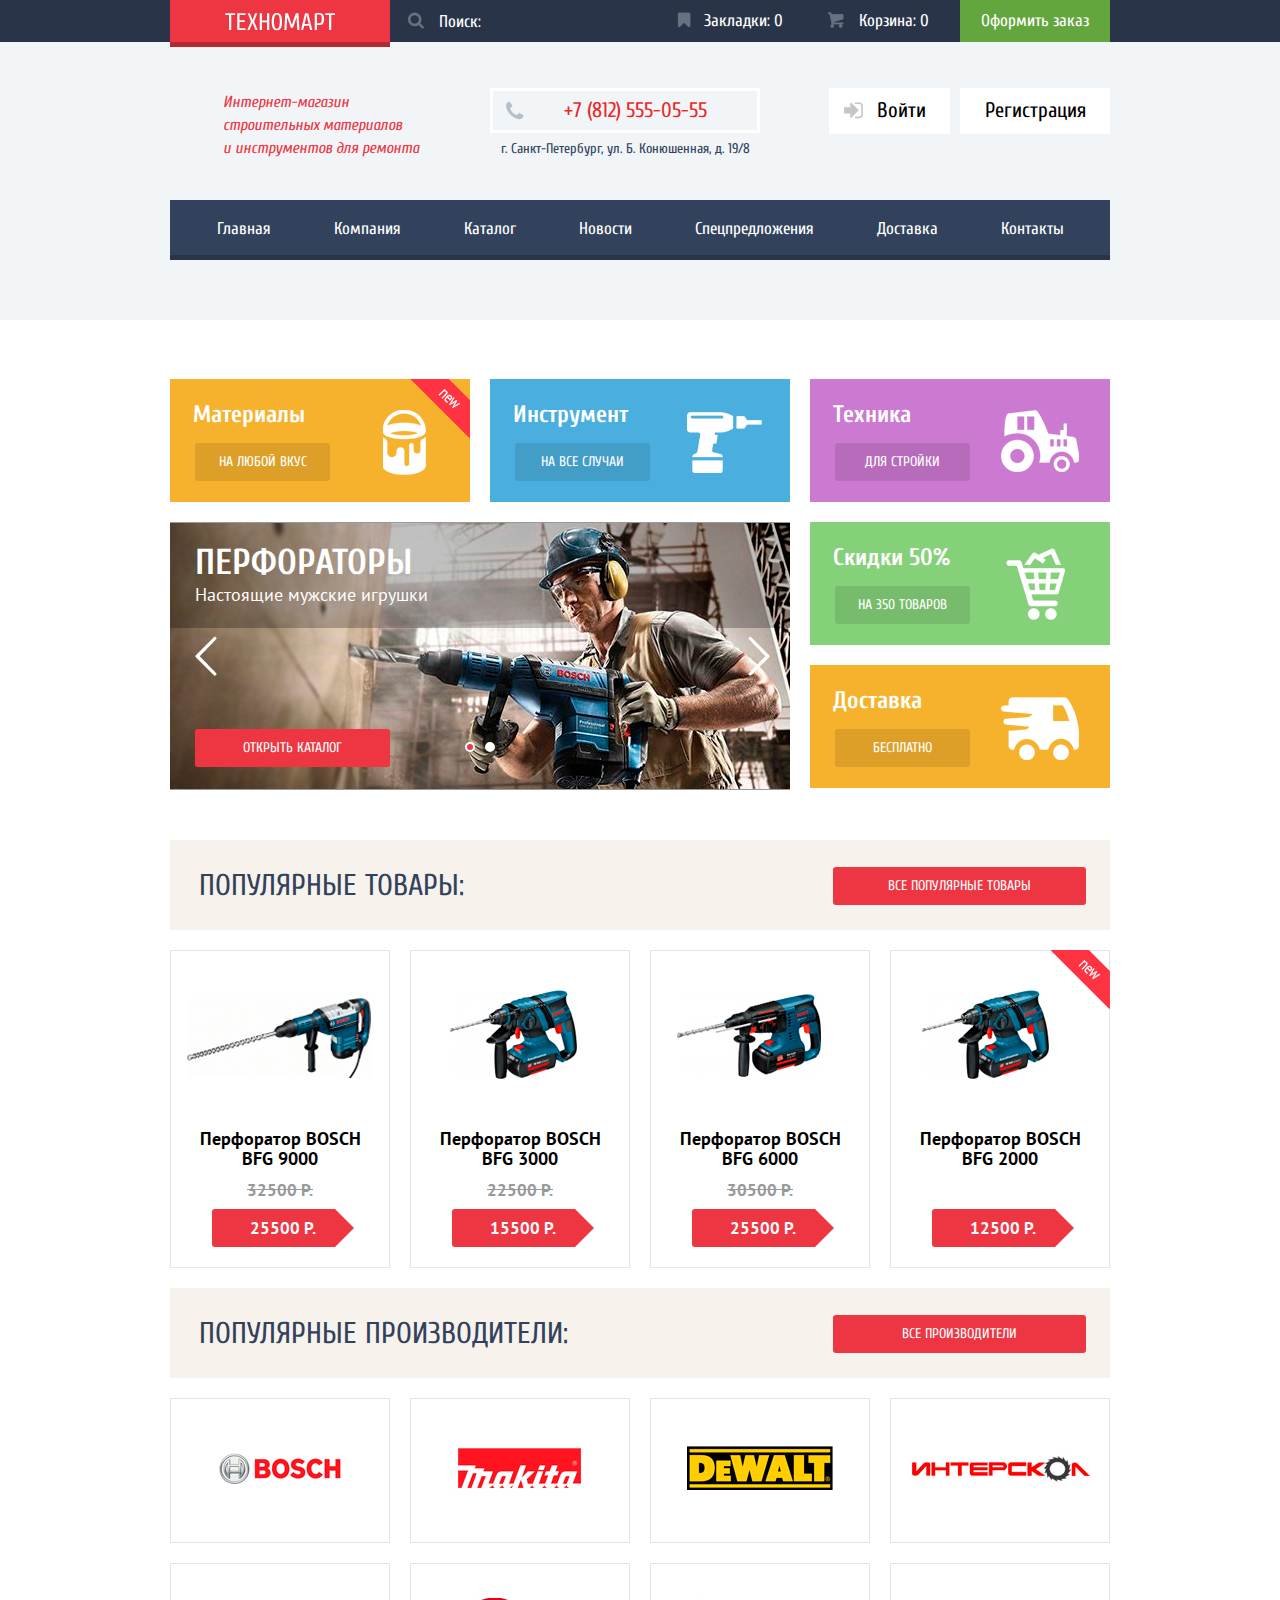
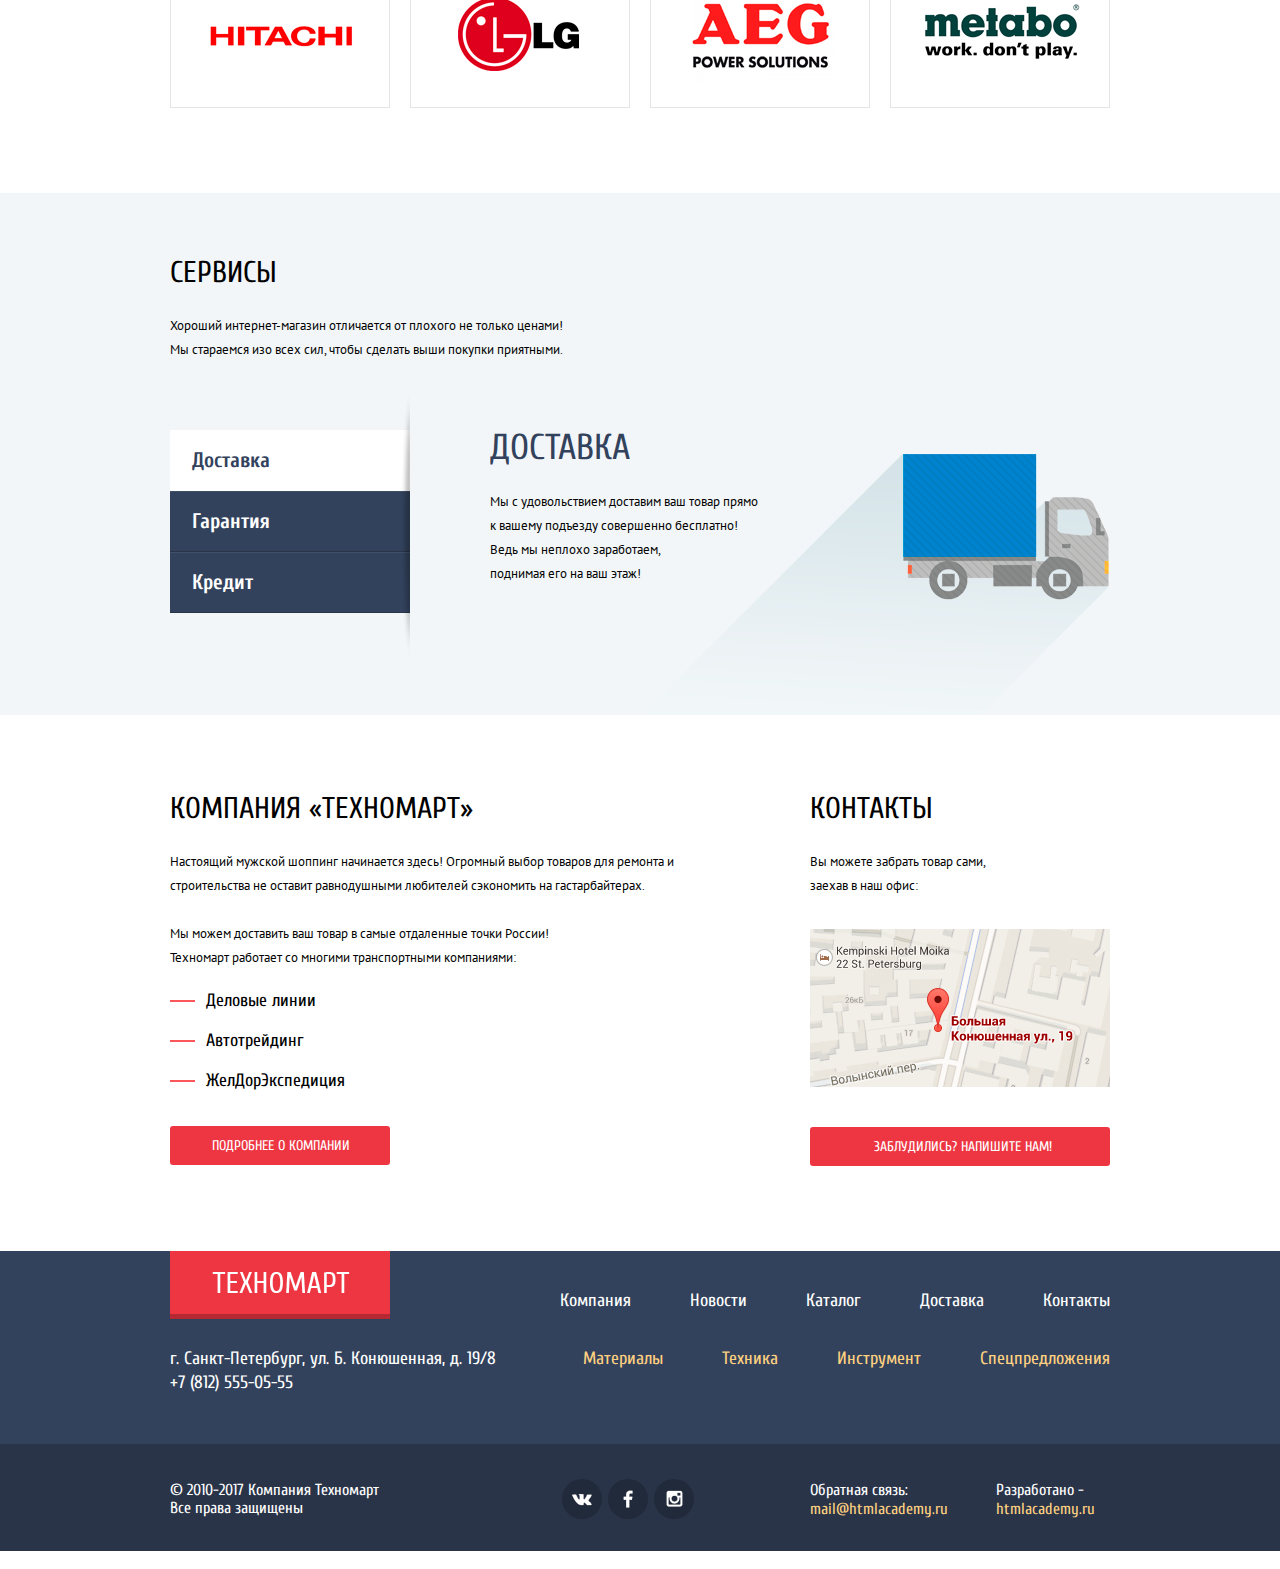
<file: index.html>
<!DOCTYPE html>
<html lang="ru">

<head>
  <meta charset="utf-8">
  <title>HTML Academy: Техномарт</title>
  <link href="https://fonts.googleapis.com/css?family=Cuprum:400,400i,700&amp;subset=cyrillic,cyrillic-ext" rel="stylesheet">
  <link href="https://fonts.googleapis.com/css?family=PT+Sans:400,700&amp;subset=cyrillic,cyrillic-ext" rel="stylesheet">
  <link rel="stylesheet" href="css/normalize.css">
  <link rel="stylesheet" href="css/style.min.css">
</head>

<body>
  <header class="header-content">
    <div class="header-top clearfix">
      <div class="layout-positioner">
        <div class="logo">
          <a href="index.html"><img src="img/logo-header.png" alt="Техномарт" width="220" height="47"></a>
        </div>
        <ul class="header-search-block">
          <li>
            <form class="search" action="#" method="get">
              <input class="search-input" type="text" name="search" id="search-input" placeholder="Поиск:">
              <label class="search-icon" for="search-input"></label>
            </form>
          </li>
          <li><a class="bookmarks" href="#">Закладки: <span class="number">0</span></a></li>
          <li><a class="basket" href="#">Корзина: <span class="number">0</span></a></li>
        </ul>
        <div class="checkout">
          <a class="btn-checkout" href="#">Оформить заказ</a>
        </div>
      </div>
    </div>

    <div class="layout-positioner">
      <div class="header-bottom clearfix">
        <p class="header-bottom-content">Интернет-магазин<br> строительных материалов<br> и инструментов для ремонта</p>
        <div class="header-contacts">
          <div class="header-contacts-phone">
            <a class="phone" href="tel:+7(812)5550555">+7 (812) 555-05-55</a>
          </div>
          <div class="header-contacts-address">
            <p>г. Санкт-Петербург, ул. Б. Конюшенная, д. 19/8</p>
          </div>
        </div>
        <div class="user-block unauthorized">
          <a href="#" class="sign-in">Войти</a>
          <a href="#" class="sign-up">Регистрация</a>
        </div>
      </div>
    </div>

    <div class="layout-positioner">
      <nav class="main-navigation clearfix">
        <ul>
          <li>
            <a class="main-nav-link" href="#">Главная</a>
          </li>
          <li>
            <a class="main-nav-link" href="#">Компания</a>
          </li>
          <li>
            <a class="main-nav-link" href="catalog.html">Каталог</a>
          </li>
          <li>
            <a class="main-nav-link" href="#">Новости</a>
          </li>
          <li>
            <a class="main-nav-link" href="#">Спецпредложения</a>
          </li>
          <li>
            <a class="main-nav-link" href="#">Доставка</a>
          </li>
          <li>
            <a class="main-nav-link" href="#">Контакты</a>
          </li>
        </ul>
      </nav>
    </div>
  </header>

  <main>
    <div class="layout-positioner">
      <div class="main-content">
        <div class="main-tile clearfix">
          <div class="tile-item materials item-flag">
            <h4 class="title-h4 title">Материалы</h4>
            <a href="#">На любой вкус</a>
          </div>

          <div class="tile-item tools">
            <h4 class="title-h4 title">Инструмент</h4>
            <a href="#">На все случаи</a>
          </div>

          <div class="tile-item technics">
            <h4 class="title-h4 title">Техника</h4>
            <a href="#">Для стройки</a>
          </div>

          <div class="slider">
            <input type="radio" name="slider-control" id="slide-first" checked>
            <input type="radio" name="slider-control" id="slide-second">
            <div class="slide-content">
              <div class="slides slide-1">
                <div class="slide-title">
                  <h3 class="title-h3">Перфораторы</h3>
                </div>
                <p>Настоящие мужские игрушки</p>
                <a class="btn open-catalog" href="catalog.html">Открыть каталог</a>
              </div>
              <div class="slides slide-2">
                <div class="slide-title">
                  <h3 class="title-h3">Дрели</h3>
                </div>
                <p>Соседям на радость!</p>
                <a class="btn open-catalog" href="catalog.html">Открыть каталог</a>
              </div>
            </div>
            <div class="slider-controls">
              <label for="slide-first"></label>
              <label for="slide-second"></label>
            </div>

            <div class="slider-arrows">
              <label for="slide-first" class="icon-left"></label>
              <label for="slide-second" class="icon-right"></label>
            </div>
          </div>

          <div class="tile-item discounts">
            <h4 class="title-h4 title">Скидки 50%</h4>
            <a href="#">На 350 товаров</a>
          </div>

          <div class="tile-item delivery">
            <h4 class="title-h4 title">Доставка</h4>
            <a href="#">Бесплатно</a>
          </div>
        </div>

        <div class="popular-items">
          <div class="populars-header clearfix">
            <p class="popular-items-title">Популярные товары:</p>
            <a class="btn items" href="catalog.html">Все популярные товары</a>
          </div>

          <div class="main-items">
            <article class="item">
              <div class="target-actions">
                <a class="btn buy-item-btn" href="itembasket.html">Купить</a>
                <a class="btn mark-btn" href="#">В закладки</a>
              </div>
              <div class="item-image">
                <img src="img/item-bosch-9000.jpg" alt="Перфоратор BOSCH BFG 9000" width="218" height="169">
              </div>
              <div class="item-title">
                <p>Перфоратор BOSCH BFG 9000</p>
              </div>
              <div class="item-old-price">
                <p>32500 Р.</p>
              </div>
              <div class="item-actual-price">
                <p>25500 Р.</p>
              </div>
            </article>

            <article class="item">
              <div class="target-actions">
                <a class="btn buy-item-btn" href="itembasket.html">Купить</a>
                <a class="btn mark-btn" href="#">В закладки</a>
              </div>
              <div class="item-image">
                <img src="img/item-bosch-3000.jpg" alt="Перфоратор BOSCH BFG 3000" width="218" height="169">
              </div>
              <div class="item-title">
                <p>Перфоратор BOSCH BFG 3000</p>
              </div>
              <div class="item-old-price">
                <p>22500 Р.</p>
              </div>
              <div class="item-actual-price">
                <p>15500 Р.</p>
              </div>
            </article>

            <article class="item">
              <div class="target-actions">
                <a class="btn buy-item-btn" href="itembasket.html">Купить</a>
                <a class="btn mark-btn" href="#">В закладки</a>
              </div>
              <div class="item-image">
                <img src="img/item-bosch-6000.jpg" alt="Перфоратор BOSCH BFG 6000" width="218" height="169">
              </div>
              <div class="item-title">
                <p>Перфоратор BOSCH BFG 6000</p>
              </div>
              <div class="item-old-price">
                <p>30500 Р.</p>
              </div>
              <div class="item-actual-price">
                <p>25500 Р.</p>
              </div>
            </article>

            <article class="item">
              <div class="flag">Новинка</div>
              <div class="target-actions">
                <a class="btn buy-item-btn" href="itembasket.html">Купить</a>
                <a class="btn mark-btn" href="#">В закладки</a>
              </div>
              <div class="item-image">
                <img src="img/item-bosch-2000.jpg" alt="Перфоратор BOSCH BFG 2000" width="218" height="169">
              </div>
              <div class="item-title">
                <p>Перфоратор BOSCH BFG 2000</p>
              </div>
              <div class="item-old-price">
              </div>
              <div class="item-actual-price">
                <p>12500 Р.</p>
              </div>
            </article>
          </div>
        </div>


        <div class="popular-makers clearfix">
          <div class="populars-header clearfix">
            <p class="popular-items-title">Популярные производители:</p>
            <a class="btn items" href="catalog.html">Все производители</a>
          </div>

          <div class="popular-maker">
            <a href="#"><img src="img/logo-bosch.jpg" alt="bosch" width="218" height="143"></a>
          </div>

          <div class="popular-maker">
            <a href="#"><img src="img/logo-makita.jpg" alt="makita" width="218" height="143"></a>
          </div>

          <div class="popular-maker">
            <a href="#"><img src="img/logo-interscol.jpg" alt="dewalt" width="218" height="143"></a>
          </div>

          <div class="popular-maker">
            <a href="#"><img src="img/logo-dewalt.jpg" alt="интерскол" width="218" height="143"></a>
          </div>

          <div class="popular-maker">
            <a href="#"><img src="img/logo-hitachi.jpg" alt="hitachi" width="218" height="143"></a>
          </div>

          <div class="popular-maker">
            <a href="#"><img src="img/logo-lg.jpg" alt="lg" width="218" height="143"></a>
          </div>

          <div class="popular-maker">
            <a href="#"><img src="img/logo-metabo.jpg" alt="aeg" width="218" height="143"></a>
          </div>

          <div class="popular-maker">
            <a href="#"><img src="img/logo-aeg.jpg" alt="metabo" width="218" height="143"></a>
          </div>
        </div>
      </div>
    </div>

    <div class="services">
      <div class="layout-positioner clearfix">
        <div class="services-content">
          <h2 class="title-h2">Сервисы</h2>
          <p>Хороший интернет-магазин отличается от плохого не только ценами!<br> Мы стараемся изо всех сил, чтобы сделать выши покупки приятными.
          </p>
        </div>
        <article class="service-slider clearfix">
          <input class="service-slider-btn-1" type="radio" id="service-slider-btn-1" name="service-toggle" value="delivery" checked>
          <input class="service-slider-btn-2" type="radio" id="service-slider-btn-2" name="service-toggle" value="guarantee">
          <input class="service-slider-btn-3" type="radio" id="service-slider-btn-3" name="service-toggle" value="credit">
          <div class="service-slider-controls">
            <label class="service-slider-control control-1" for="service-slider-btn-1">Доставка</label>
            <label class="service-slider-control control-2" for="service-slider-btn-2">Гарантия</label>
            <label class="service-slider-control control-3" for="service-slider-btn-3">Кредит</label>
          </div>
          <div class="service-slider-content">
            <div class="service-slides clearfix">
              <div class="service-slide delivery-slide">
                <h3 class="title-h3 service-slide-title">Доставка</h3>
                <p class="service-slide-text">
                  Мы с удовольствием доставим ваш товар прямо<br> к вашему подъезду совершенно бесплатно!<br> Ведь мы неплохо заработаем,<br> поднимая его на ваш этаж!
                </p>
              </div>
              <div class="service-slide guarantee-slide">
                <h3 class="title-h3 service-slide-title">Гарантия</h3>
                <p class="service-slide-text">
                  Если купленный у нас товар поломается или заискрит,<br> а также в случае пожара, спровоцированного его возгаранием,<br> вы всегда можете быть уверены в нашей гарантии. Мы обменяем сгоревший товар на новый.<br> Дом уж восстановите как-нибудь
                  сами.
                </p>
              </div>
              <div class="service-slide credit-slide">
                <h3 class="title-h3 service-slide-title">Кредит</h3>
                <p class="service-slide-text">
                  Залезть в долговую яму стало проще!<br> Кредитные консультанты придут вам на помощь.
                </p>
                <a href="#" class="btn service-slide-btn">Отправить заявку</a>
              </div>
            </div>
          </div>
        </article>
      </div>
    </div>


    <div class="company">
      <div class="layout-positioner clearfix">
        <div class="about-company">
          <h2 class="title-h2">Компания «Техномарт»</h2>
          <p class="company-info shopping">Настоящий мужской шоппинг начинается здесь! Огромный выбор товаров для ремонта и строительства не оставит равнодушными любителей сэкономить на гастарбайтерах.</p>
          <p class="company-info">Мы можем доставить ваш товар в самые отдаленные точки России!<br> Техномарт работает со многими транспортными компаниями:</p>
          <ul class="company-list">
            <li class="company-list-item">Деловые линии</li>
            <li class="company-list-item">Автотрейдинг</li>
            <li class="company-list-item">ЖелДорЭкспедиция</li>
          </ul>
          <a href="#" class="btn btn-services">Подробнее о компании</a>
        </div>

        <div class="contacts">
          <h2 class="title-h2">Контакты</h2>
          <p class="company-info">Вы можете забрать товар сами,<br> заехав в наш офис:</p>
          <div class="map">
            <a href="map.html"><img src="img/main-map.jpg" width="300" height="158" alt="Карта проезда"></a>
          </div>
          <a href="feedback.html" class="btn btn-contacts">Заблудились? Напишите нам!</a>
        </div>
      </div>
    </div>
  </main>

  <footer class="footer">
    <div class="layout-positioner">
      <div class="footer-top">
        <div class="footer-first-line clearfix">
          <div class="footer-logo">
            <a href="index.html"><img src="img/logo-footer.png" alt="Техномарт" width="220" height="68"></a>
          </div>

          <nav class="footer-nav-top">
            <ul>
              <li><a href="#">Компания</a>
              </li>
              <li><a href="#">Новости</a>
              </li>
              <li><a href="catalog.html">Каталог</a>
              </li>
              <li><a href="#">Доставка</a>
              </li>
              <li><a href="#">Контакты</a>
              </li>
            </ul>
          </nav>
        </div>
        <div class="footer-second-line clearfix">
          <div class="footer-contacts">
            <p>г. Санкт-Петербург, ул. Б. Конюшенная, д. 19/8<br> +7 (812) 555-05-55</p>
          </div>
          <nav class="footer-nav-bottom">
            <ul>
              <li><a href="#">Материалы</a>
              </li>
              <li><a href="#">Техника</a>
              </li>
              <li><a href="#">Инструмент</a>
              </li>
              <li><a href="#">Спецпредложения</a>
              </li>
            </ul>
          </nav>
        </div>
      </div>
    </div>

    <div class="footer-bottom">
      <div class="layout-positioner">
        <div class="footer-copyright">
          <p>© 2010-2017 Компания Техномарт<br> Все права защищены</p>
        </div>
        <div class="social-block">
          <a class="social-btn social-btn-vk" href="https://vk.com/htmlacademy">Вконтакте</a>
          <a class="social-btn social-btn-fb" href="https://www.facebook.com/htmlacademy">Facebook</a>
          <a class="social-btn social-btn-inst" href="https://www.instagram.com/htmlacademy/">Instagram</a>
        </div>
        <div class="feedback-block clearfix">
          <div class="footer-feedback">
            <p>Обратная связь:</p>
            <a href="mailto:mail@htmlacademy.ru">mail@htmlacademy.ru</a>
          </div>
          <div class="website">
            <p>Разработано -</p>
            <a href="https://htmlacademy.ru">htmlacademy.ru</a>
          </div>
        </div>
      </div>
    </div>
  </footer>

  <!--Модальное окно, информирующее о добавлении товара в корзину-->
  <div class="modal item-added">
    <div class="item-added-title">
      <p>Товар добавлен в корзину!</p>
    </div>
    <div class="modal-actions">
      <a href="#" class="btn checkout">Оформить заказ</a>
      <a href="#" class="btn next">Продолжить покупки</a>
      <button class="modal-close" type="button" title="Закрыть">Закрыть</button>
    </div>
  </div>

  <!--Модальное окно обратной связи-->
  <div class="modal feedback">
    <button class="modal-close" type="button" title="Закрыть">Закрыть</button>
    <form class="feedback-form" action="https://echo.htmlacademy.ru/" method="post">
      <div class="text-fields clearfix">
        <div class="name">
          <label class="feedback-form-label" for="name-field">Ваше имя:</label>
          <input class="feedback-form-field" type="text" name="name" id="name-field" placeholder="Представьтесь, пожалуйста">
        </div>
        <div class="email">
          <label class="feedback-form-label" for="email-field">Ваш e-mail:</label>
          <input class="feedback-form-field" type="email" name="email" id="email-field" placeholder="Для отправки ответа">
        </div>
        <label class="feedback-form-label text" for="text-field">Текст письма:</label>
        <textarea class="feedback-form-field text text-field" name="text" rows="5" id="text-field" placeholder="В свободной форме"></textarea>
      </div>
      <div class="modal-actions">
        <input class="btn btn-send" type="submit" value="Отправить">
      </div>
    </form>
  </div>

  <!--Модальное окно с картой-->
  <div class="modal modal-map">
    <button class="modal-close" type="button" title="Закрыть">Закрыть</button>
    <div id="yandex-map">
    </div>
  </div>

</body>

</html>
</file>
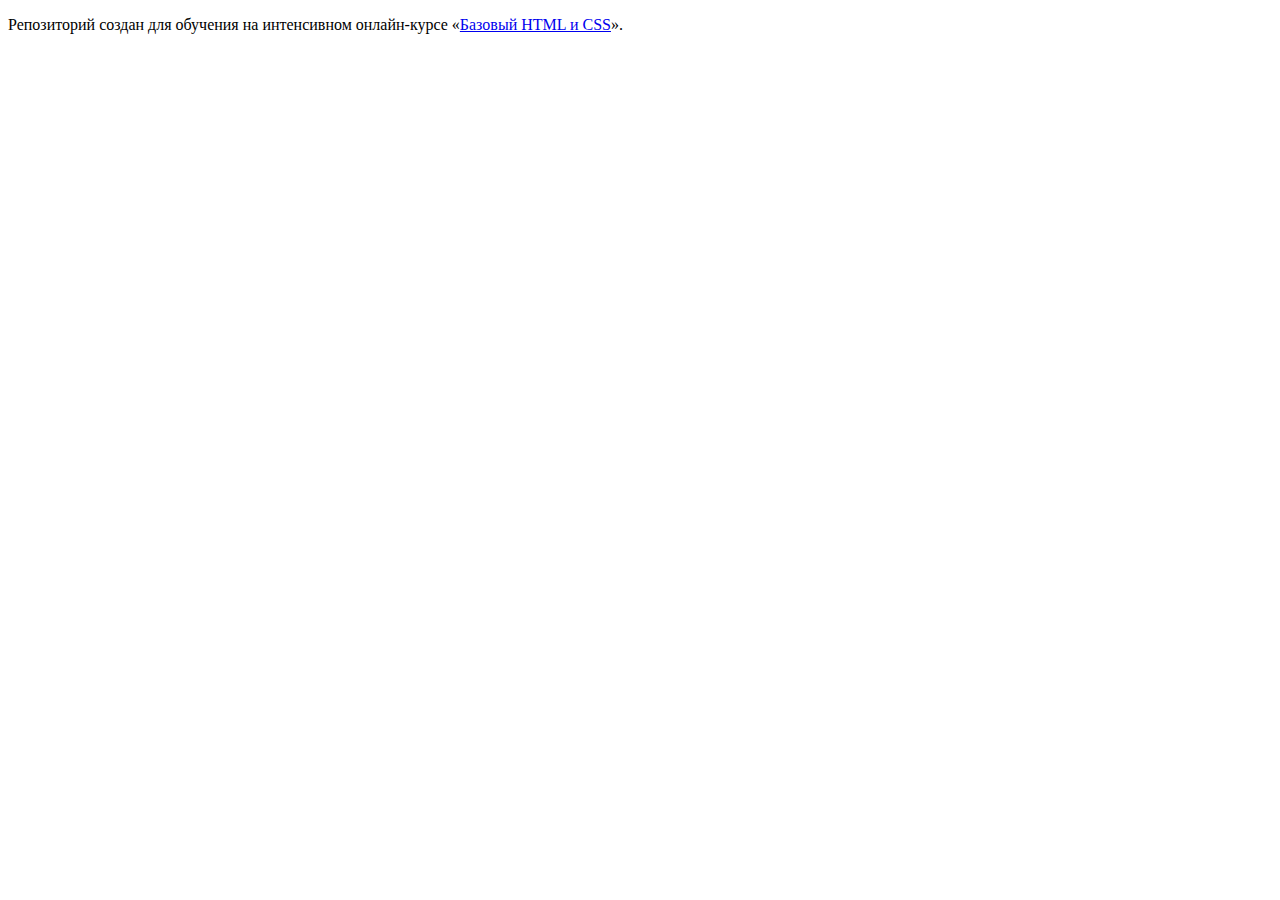
<file: master/index.html>
<!DOCTYPE html>
<html lang="ru">
  <head>
    <meta charset="utf-8">
    <title>HTML Academy: Техномарт</title>
    <base href="https://htmlacademy-htmlcss.github.io/121640-technomart/master/">
</head>
  <body>

    <p>Репозиторий создан для обучения на интенсивном онлайн‑курсе «<a href="https://htmlacademy.ru/intensive/htmlcss">Базовый HTML и CSS</a>».</p>

  </body>
</html>
</file>
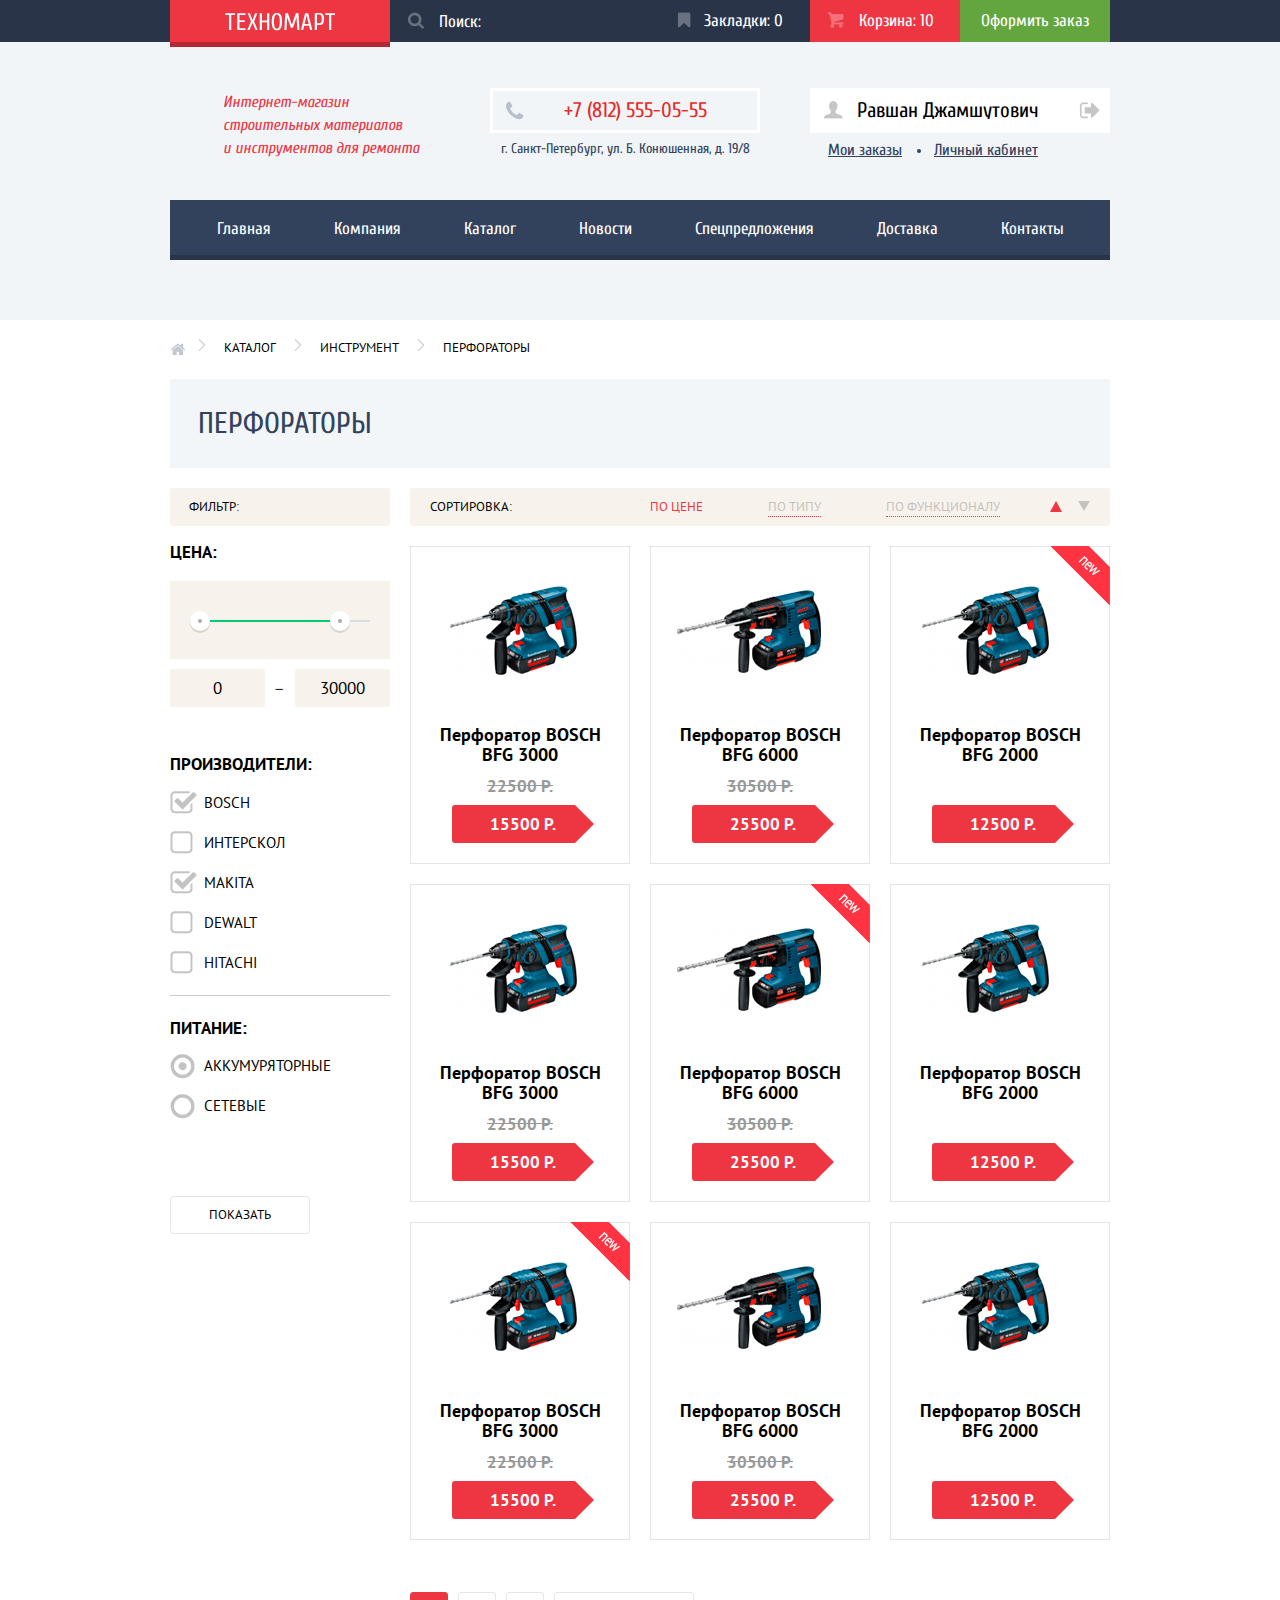
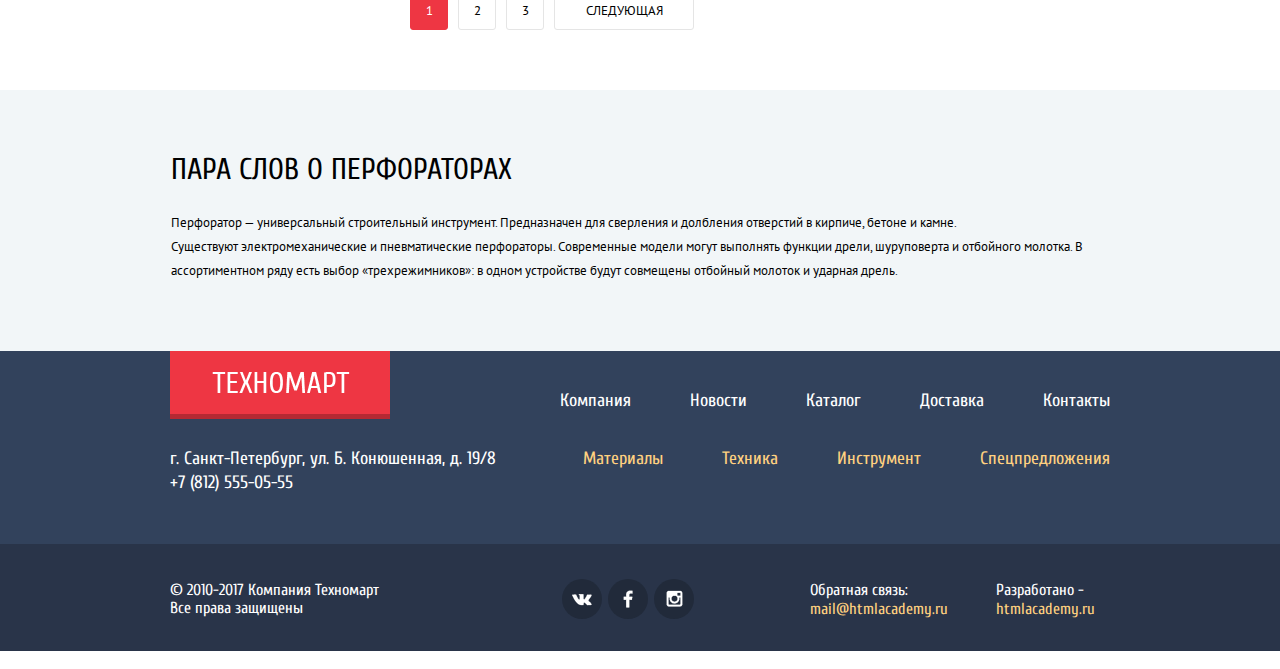
<file: catalog.html>
<!DOCTYPE html>
<html lang="ru">

<head>
  <meta charset="utf-8">
  <title>HTML Academy: Техномарт</title>
  <link href="https://fonts.googleapis.com/css?family=Cuprum:400,400i,700&amp;subset=cyrillic,cyrillic-ext" rel="stylesheet">
  <link href="https://fonts.googleapis.com/css?family=PT+Sans:400,700&amp;subset=cyrillic,cyrillic-ext" rel="stylesheet">
  <link rel="stylesheet" href="css/normalize.css">
  <link rel="stylesheet" href="css/style.min.css">
</head>


<body>
  <header class="header-content">
    <div class="header-top clearfix">
      <div class="layout-positioner">
        <div class="logo">
          <a href="index.html"><img src="img/logo-header.png" alt="Техномарт" width="220" height="47"></a>
        </div>
        <ul class="header-search-block">
          <li>
            <form class="search" action="#" method="get">
              <input type="text" name="search" id="search-input" placeholder="Поиск:">
              <label class="search-icon" for="search-input"></label>
            </form>
          </li>
          <li><a class="bookmarks bookmarks-value" href="#">Закладки: <span class="number">0</span></a></li>
          <li><a class="basket basket-value" href="#">Корзина: <span class="number">10</span></a></li>
        </ul>
        <div class="checkout">
          <a class="btn-checkout" href="#">Оформить заказ</a>
        </div>
      </div>
    </div>

    <div class="layout-positioner">
      <div class="header-bottom clearfix">
        <p class="header-bottom-content">Интернет-магазин<br> строительных материалов<br> и инструментов для ремонта</p>
        <div class="header-contacts">
          <div class="header-contacts-phone">
            <a class="phone" href="tel:+7(812)5550555">+7 (812) 555-05-55</a>
          </div>
          <div class="header-contacts-address">
            <p>г. Санкт-Петербург, ул. Б. Конюшенная, д. 19/8</p>
          </div>
        </div>
        <div class="user-block">
          <div class="account-field">
            <a href="#" class="account">Равшан Джамшутович</a>
            <a href="#" class="icon-signin"></a>
          </div>
          <div class="account-sections">
            <a class="my-items" href="#">Мои заказы</a>
            <a class="my-profile" href="#">Личный кабинет</a>
          </div>
        </div>
      </div>
    </div>

    <div class="layout-positioner">
      <nav class="main-navigation clearfix">
        <ul>
          <li>
            <a class="main-nav-link" href="index.html">Главная</a>
          </li>
          <li>
            <a class="main-nav-link" href="#">Компания</a>
          </li>
          <li>
            <a class="main-nav-link" href="#">Каталог</a>
          </li>
          <li>
            <a class="main-nav-link" href="#">Новости</a>
          </li>
          <li>
            <a class="main-nav-link" href="#">Спецпредложения</a>
          </li>
          <li>
            <a class="main-nav-link" href="#">Доставка</a>
          </li>
          <li>
            <a class="main-nav-link" href="#">Контакты</a>
          </li>
        </ul>
      </nav>
    </div>
  </header>

  <main>
    <div class="catalog-content">
      <div class="layout-positioner clearfix">
        <div class="breadcrumbs">
          <a href="index.html" class="breadcrumbs-item icon-home"></a>
          <a href="catalog.html" class="breadcrumbs-item">Каталог</a>
          <a href="#" class="breadcrumbs-item">Инструмент</a>
          <a class="breadcrumbs-item">Перфораторы</a>
        </div>
        <div class="catalog-header">
          <h2 class="title-h2">Перфораторы</h2>
        </div>

        <div class="filters">
          <div class="filter-header">
            <h5 class="title-h5">Фильтр:</h5>
          </div>
          <form action="https://echo.htmlacademy.ru/" method="get" class="filters-form">
            <fieldset class="price">
              <legend>Цена:</legend>
              <div class="range-controls">
                <div class="size">
                  <div class="bar" style="margin-left: 0%; width: 80%">
                  </div>
                </div>
                <div class="toggle toggle-min"></div>
                <div class="toggle toggle-max"></div>
              </div>
              <div class="price-controls clearfix">
                <input class="price-min" type="text" value="0"><span>—</span>
                <input class="price-max" type="text" value="30000">
              </div>
            </fieldset>

            <fieldset class="filter-makers">
              <legend>Производители:</legend>
              <ul>
                <li>
                  <input class="checkbox" type="checkbox" name="maker" id="check-BOSCH" value="BOSCH" checked>
                  <label class="label-makers" for="check-BOSCH">BOSCH</label>
                </li>
                <li>
                  <input class="checkbox" type="checkbox" name="maker" id="check-interscol" value="interscol">
                  <label class="label-makers" for="check-interscol">Интерскол</label>
                </li>
                <li>
                  <input class="checkbox" type="checkbox" name="maker" id="check-makita" value="makita" checked>
                  <label class="label-makers" for="check-makita">Makita</label>
                </li>
                <li>
                  <input class="checkbox" type="checkbox" name="maker" id="check-dewalt" value="dewalt">
                  <label class="label-makers" for="check-dewalt">Dewalt</label>
                </li>
                <li>
                  <input class="checkbox" type="checkbox" name="maker" id="check-hitachi" value="hitachi">
                  <label class="label-makers" for="check-hitachi">Hitachi</label>
                </li>
              </ul>
            </fieldset>

            <fieldset class="filter-power">
              <legend>Питание:</legend>
              <ul>
                <li>
                  <input type="radio" class="radio" name="power" value="battery" id="radio-power" checked>
                  <label class="label-power" for="radio-power">Аккумуряторные</label>
                </li>
                <li>
                  <input type="radio" class="radio" name="power" value="network" id="radio-network">
                  <label class="label-power" for="radio-network">Сетевые</label>
                </li>
              </ul>
            </fieldset>

            <input class="btn btn-filters" type="submit" value="Показать">
          </form>
        </div>

        <div class="catalog-items">
          <div class="catalog-items-header">
            <h5 class="title-h5 sorting">Сортировка:</h5>
            <div class="sorting-list clearfix">
              <a href="#" class="sort-item sort-item-active">По цене</a>
              <a href="#" class="sort-item">По типу</a>
              <a href="#" class="sort-item">По функционалу</a>
            </div>
            <div class="sort-direction clearfix">
              <a href="#" class="sort-dir icon-sort-up sort-dir-active">Вверх</a>
              <a href="#" class="sort-dir icon-sort-down">Вниз</a>
            </div>
          </div>

          <div class="inner-items">
            <article class="item">
              <div class="target-actions">
                <a class="btn buy-item-btn" href="itembasket.html">Купить</a>
                <a class="btn mark-btn" href="#">В закладки</a>
              </div>
              <div class="item-image">
                <img src="img/item-bosch-3000.jpg" alt="Перфоратор BOSCH BFG 3000" width="218" height="169">
              </div>
              <div class="item-title">
                Перфоратор BOSCH BFG 3000
              </div>
              <div class="item-old-price">
                22500 Р.
              </div>
              <div class="item-actual-price">
                15500 Р.
              </div>
            </article>

            <article class="item">
              <div class="target-actions">
                <a class="btn buy-item-btn" href="itembasket.html">Купить</a>
                <a class="btn mark-btn" href="#">В закладки</a>
              </div>
              <div class="item-image">
                <img src="img/item-bosch-6000.jpg" alt="Перфоратор BOSCH BFG 6000" width="218" height="169">
              </div>
              <div class="item-title">
                Перфоратор BOSCH BFG 6000
              </div>
              <div class="item-old-price">
                30500 Р.
              </div>
              <div class="item-actual-price">
                25500 Р.
              </div>
            </article>

            <article class="item">
              <div class="flag">Новинка</div>
              <div class="target-actions">
                <a class="btn buy-item-btn" href="itembasket.html">Купить</a>
                <a class="btn mark-btn" href="#">В закладки</a>
              </div>
              <div class="item-image">
                <img src="img/item-bosch-2000.jpg" alt="Перфоратор BOSCH BFG 6000" width="218" height="169">
              </div>
              <div class="item-title">
                Перфоратор BOSCH BFG 2000
              </div>
              <div class="item-old-price">
              </div>
              <div class="item-actual-price">
                12500 Р.
              </div>
            </article>

            <article class="item">
              <div class="target-actions">
                <a class="btn buy-item-btn" href="itembasket.html">Купить</a>
                <a class="btn mark-btn" href="#">В закладки</a>
              </div>
              <div class="item-image">
                <img src="img/item-bosch-3000.jpg" alt="Перфоратор BOSCH BFG 3000" width="218" height="169">
              </div>
              <div class="item-title">
                Перфоратор BOSCH BFG 3000
              </div>
              <div class="item-old-price">
                22500 Р.
              </div>
              <div class="item-actual-price">
                15500 Р.
              </div>
            </article>

            <article class="item">
              <div class="flag">Новинка</div>
              <div class="target-actions">
                <a class="btn buy-item-btn" href="itembasket.html">Купить</a>
                <a class="btn mark-btn" href="#">В закладки</a>
              </div>
              <div class="item-image">
                <img src="img/item-bosch-6000.jpg" alt="Перфоратор BOSCH BFG 6000" width="218" height="169">
              </div>
              <div class="item-title">
                Перфоратор BOSCH BFG 6000
              </div>
              <div class="item-old-price">
                30500 Р.
              </div>
              <div class="item-actual-price">
                25500 Р.
              </div>
            </article>

            <article class="item">
              <div class="target-actions">
                <a class="btn buy-item-btn" href="itembasket.html">Купить</a>
                <a class="btn mark-btn" href="#">В закладки</a>
              </div>
              <div class="item-image">
                <img src="img/item-bosch-2000.jpg" alt="Перфоратор BOSCH BFG 2000" width="218" height="169">
              </div>
              <div class="item-title">
                Перфоратор BOSCH BFG 2000
              </div>
              <div class="item-old-price">
              </div>
              <div class="item-actual-price">
                12500 Р.
              </div>
            </article>

            <article class="item new">
              <div class="flag">Новинка</div>
              <div class="target-actions">
                <a class="btn buy-item-btn" href="itembasket.html">Купить</a>
                <a class="btn mark-btn" href="#">В закладки</a>
              </div>
              <div class="item-image">
                <img src="img/item-bosch-3000.jpg" alt="Перфоратор BOSCH BFG 3000" width="218" height="169">
              </div>
              <div class="item-title">
                Перфоратор BOSCH BFG 3000
              </div>
              <div class="item-old-price">
                22500 Р.
              </div>
              <div class="item-actual-price">
                15500 Р.
              </div>
            </article>

            <article class="item">
              <div class="target-actions">
                <a class="btn buy-item-btn" href="itembasket.html">Купить</a>
                <a class="btn mark-btn" href="#">В закладки</a>
              </div>
              <div class="item-image">
                <img src="img/item-bosch-6000.jpg" alt="Перфоратор BOSCH BFG 6000" width="218" height="169">
              </div>
              <div class="item-title">
                Перфоратор BOSCH BFG 6000
              </div>
              <div class="item-old-price">
                30500 Р.
              </div>
              <div class="item-actual-price">
                25500 Р.
              </div>
            </article>

            <article class="item">
              <div class="target-actions">
                <a class="btn buy-item-btn" href="itembasket.html">Купить</a>
                <a class="btn mark-btn" href="#">В закладки</a>
              </div>
              <div class="item-image">
                <img src="img/item-bosch-2000.jpg" alt="Перфоратор BOSCH BFG 2000" width="218" height="169">
              </div>
              <div class="item-title">
                Перфоратор BOSCH BFG 2000
              </div>
              <div class="item-old-price">
              </div>
              <div class="item-actual-price">
                12500 Р.
              </div>
            </article>
          </div>
        </div>

        <ul class="pagination">
          <li class="active"><a><span>1</span></a></li>
          <li><a href="#">2</a></li>
          <li><a href="#">3</a></li>
          <li class="next"><a href="#">Следующая</a></li>
        </ul>
      </div>
    </div>

    <div class="catalog-info">
      <div class="layout-positioner clearfix">
        <h2 class="title-h2">Пара слов о перфораторах</h2>
        <p>Перфоратор — универсальный строительный инструмент. Предназначен для сверления и долбления отверстий в кирпиче, бетоне и камне.<br> Существуют электромеханические и пневматические перфораторы. Современные модели могут выполнять функции дрели,
          шуруповерта и отбойного молотка. В ассортиментном ряду есть выбор «трехрежимников»: в одном устройстве будут совмещены отбойный молоток и ударная дрель.
        </p>
      </div>
    </div>
  </main>


  <footer class="footer">
    <div class="layout-positioner">
      <div class="footer-top">
        <div class="footer-first-line clearfix">
          <div class="footer-logo">
            <a href="index.html"><img src="img/logo-footer.png" alt="Техномарт" width="220" height="68"></a>
          </div>

          <nav class="footer-nav-top">
            <ul>
              <li><a href="#">Компания</a>
              </li>
              <li><a href="#">Новости</a>
              </li>
              <li><a href="catalog.html">Каталог</a>
              </li>
              <li><a href="#">Доставка</a>
              </li>
              <li><a href="#">Контакты</a>
              </li>
            </ul>
          </nav>
        </div>
        <div class="footer-second-line clearfix">
          <div class="footer-contacts">
            <p>г. Санкт-Петербург, ул. Б. Конюшенная, д. 19/8<br> +7 (812) 555-05-55</p>
          </div>
          <nav class="footer-nav-bottom">
            <ul>
              <li><a href="#">Материалы</a>
              </li>
              <li><a href="#">Техника</a>
              </li>
              <li><a href="#">Инструмент</a>
              </li>
              <li><a href="#">Спецпредложения</a>
              </li>
            </ul>
          </nav>
        </div>
      </div>
    </div>

    <div class="footer-bottom">
      <div class="layout-positioner">
        <div class="footer-copyright">
          <p>© 2010-2017 Компания Техномарт<br> Все права защищены</p>
        </div>
        <div class="social-block">
          <a class="social-btn social-btn-vk" href="https://vk.com/htmlacademy">Вконтакте</a>
          <a class="social-btn social-btn-fb" href="https://www.facebook.com/htmlacademy">Facebook</a>
          <a class="social-btn social-btn-inst" href="https://www.instagram.com/htmlacademy/">Instagram</a>
        </div>
        <div class="feedback-block clearfix">
          <div class="footer-feedback">
            <p>Обратная связь:</p>
            <a href="mailto:mail@htmlacademy.ru">mail@htmlacademy.ru</a>
          </div>
          <div class="website">
            <p>Разработано -</p>
            <a href="https://htmlacademy.ru">htmlacademy.ru</a>
          </div>
        </div>
      </div>
    </div>
  </footer>


  <!--Модальное окно, информирующее о добавлении товара в корзину-->
  <div class="modal item-added">
    <div class="item-added-title">
      <p>Товар добавлен в корзину!</p>
    </div>
    <div class="modal-actions">
      <a href="#" class="btn checkout">Оформить заказ</a>
      <a href="#" class="btn next">Продолжить покупки</a>
      <button class="modal-close" type="button" title="Закрыть">Закрыть</button>
    </div>
  </div>

</body>

</html>
</file>
<file: css/style.min.css>
body {
  font-family: "Cuprum", "Arial", sans-serif;
  font-size: 13px;
  line-height: 24px;
  min-width: 960px;
  color: #000;
  background-color: #fff;
  padding: 0
}

*, ::after, ::before {
  box-sizing: border-box
}

.title-h1 {
  font-size: 30px;
  line-height: 30px;
  color: #32425c
}

.title-h1, .title-h2, .title-h3, body {
  font-weight: 400;
  margin: 0
}

.title-h2 {
  color: #000;
  font-size: 30px;
  line-height: 30px
}

.title-h3 {
  font-size: 36px;
  line-height: 36px
}

.title-h4 {
  font-size: 24px;
  font-weight: 700;
  line-height: 30px;
  color: #fff;
  margin: 0
}

.title-h5 {
  font-size: 13px;
  font-weight: 400;
  line-height: 18px;
  color: #000;
  margin: 0;
  font-family: "PT Sans", "Arial", sans-serif;
  text-transform: uppercase;
  float: left
}

.clearfix::after {
  content: "";
  display: block;
  clear: both
}

.layout-positioner {
  width: 960px;
  padding: 0 10px;
  margin-right: auto;
  margin-left: auto;
  box-sizing: border-box
}

.btn {
  display: inline-block;
  vertical-align: top;
  min-height: 38px;
  background-color: #ee3643;
  color: #fff;
  text-transform: uppercase;
  text-align: center;
  text-decoration: none;
  font-size: 14px;
  line-height: 18px;
  border-radius: 3px;
  padding: 10px 45px
}

.basket.basket-value:hover, .btn:hover {
  background-color: #ca2c37
}

.basket.basket-value:active, .btn:active {
  background-color: #ba2732
}

.header-content {
  background-color: #f1f5f7;
  min-height: 320px;
  padding-bottom: 60px
}

.header-top {
  height: 42px;
  background-color: #293449;
  box-shadow: 0 5px 0 #f1f5f7
}

.logo {
  float: left;
  display: block;
  width: 220px;
  height: 47px;
  background-color: #ee3643;
  border-bottom: 5px solid #b52933;
  font-size: 24px;
  line-height: 24px
}

.logo:hover {
  background-color: #ca2c37;
  border-bottom-color: #9a212a
}

.logo:active {
  background-color: #ba2732;
  border-bottom-color: #8e1e26
}

.header-search-block {
  padding: 0;
  margin: 0;
  float: left;
  width: 570px
}

.header-top a, .search input[name=search] {
  font-size: 17px;
  line-height: 18px;
  color: #fff
}

.header-top a {
  text-decoration: none;
  text-align: left
}

.search input[name=search] {
  width: 270px;
  font-family: inherit;
  border: none;
  height: 42px;
  background-color: #293449;
  padding: 0 0 0 49px;
  border-radius: 0
}

.header-search-block li {
  vertical-align: top;
  display: inline
}

.bookmarks {
  float: left;
  padding: 12px 12px 12px 44px
}

.basket, .bookmarks {
  display: block;
  width: 150px;
  text-align: center
}

.search {
  position: relative;
  float: left
}

.search-icon {
  font-size: 0
}

.search-icon::before {
  content: "";
  position: absolute;
  height: 17px;
  width: 17px;
  top: 12px;
  left: 17px;
  background: url(../img/sprite.png) no-repeat;
  background-position: -2px -196px;
  opacity: .3
}

.basket:hover, .bookmarks:hover, .search input[name=search]:hover {
  background-color: #212a3a
}

.search input[name=search]:focus {
  color: inherit;
  background-color: #fff;
  outline: none
}

.basket:hover::before, .bookmarks:hover::before, .search input[name=search]:hover+.search-icon::before {
  opacity: 1
}

.search input[name=search]:focus+.search-icon::before {
  background-position: -29px -184px;
  opacity: 1
}

::-webkit-input-placeholder {
  color: #fff
}

:-moz-placeholder, ::-moz-placeholder {
  color: #fff
}

:-ms-input-placeholder {
  color: #fff
}

.basket {
  float: right;
  padding: 12px 12px 12px 49px
}

.basket, .bookmarks {
  position: relative
}

.basket::before, .bookmarks::before {
  content: "";
  position: absolute;
  top: 12px;
  left: 17px;
  background-image: url(../img/sprite.png);
  background-repeat: no-repeat;
  background-position: -160px -151px;
  width: 17px;
  height: 16px;
  opacity: .3
}

.bookmarks::before {
  width: 14px;
  background-position: -184px -153px
}

.basket:active::before, .bookmarks:active::before {
  opacity: .5
}

.basket:active, .bookmarks:active {
  background-color: #161d29;
  color: rgba(255, 255, 255, .6)
}

.basket.basket-value {
  background-color: #ee3643
}

.btn-checkout {
  display: block;
  padding: 12px 21px;
  width: 150px;
  float: right;
  min-height: 42px;
  background-color: #63a63e
}

.btn-checkout:hover {
  background-color: #5fbb2d
}

.btn-checkout:active {
  background-color: #518534;
  color: rgba(255, 255, 255, .51)
}

.header-bottom {
  min-height: 158px;
  padding-top: 46px;
  padding-bottom: 36px
}

.header-bottom-content {
  float: left;
  width: 320px;
  padding-left: 53px;
  padding-top: 3px;
  font-size: 16px;
  line-height: 23px;
  font-style: italic;
  color: #ee3643;
  margin: 0
}

.header-contacts {
  width: 270px;
  float: left
}

.header-contacts-phone a {
  width: 270px;
  height: 45px;
  background-color: #f1f5f7;
  border: 3px solid #fff;
  color: #e9292a;
  font-size: 21px;
  line-height: 18px;
  text-decoration: none;
  padding-left: 71px;
  padding-top: 10px;
  margin: 0 0 4px;
  float: left
}

.header-contacts-phone {
  position: relative
}

.phone::before {
  content: "";
  position: absolute;
  height: 19px;
  width: 19px;
  top: 13px;
  left: 15px;
  background: url(../img/sprite.png) no-repeat;
  background-position: 0 -171px;
}

.header-contacts-address {
  width: 270px
}

.header-contacts-address p {
  color: #32425c;
  font-size: 14px;
  line-height: 24px;
  text-align: center;
  padding: 0;
  margin: 0
}

.user-block {
  width: 300px;
  float: right
}

.unauthorized {
  width: 281px
}

.account-field a, .unauthorized a {
  text-decoration: none;
  font-size: 21px;
  color: inherit
}

.unauthorized a {
  background-color: #fff;
  min-height: 46px;
  padding-top: 12px;
  line-height: 21px
}

.sign-in {
  position: relative;
  float: left;
  width: 121px;
  padding-left: 48px
}

.sign-in::before {
  height: 17px;
  width: 20px;
  background-color: red;
  top: 14px;
  left: 14px
}

.sign-in:hover {
  color: #ee3643
}

.sign-in:active {
  color: rgba(0, 0, 0, .3)
}

.sign-up {
  float: right;
  width: 150px;
  text-align: center
}

.account-sections a:hover, .sign-up:hover {
  color: #ee3643
}

.account:active, .sign-up:active {
  color: rgba(0, 0, 0, .3)
}

.account-field a {
  margin: 0;
  padding: 0;
  line-height: 18px;
  display: block;
  overflow: hidden;
  white-space: nowrap;
  text-overflow: ellipsis;
  width: 200px
}

.account-field {
  position: relative;
  float: right;
  width: 300px;
  min-height: 45px;
  background-color: #fff;
  margin-bottom: 5px;
  padding: 13px 0 8px 47px
}

.account::before, .icon-signin::before, .sign-in::before {
  content: "";
  position: absolute;
  background: url(../img/sprite.png) no-repeat
}

.sign-in:hover::before {
  background-position: 0 -117px;
}

.sign-in::before, .sign-in:active::before {
  background-position: 0 -90px;
}

.account::before {
  left: 13px;
  width: 20px;
  height: 18px;
  top: 13px
}

.account:hover::before {
  background-position: -36px -30px;
}

.account::before, .account:active::before {
  background-position: -36px -2px;
}

.icon-signin::before {
  width: 21px;
  height: 17px;
  top: 14px;
  right: 10px
}

.icon-signin:hover::before {
  background-position: 0 -64px;
}

.icon-signin::before, .icon-signin:active::before {
  background-position: 0 -144px;
}

.account-sections a {
  margin: 0;
  padding: 0 0 0 18px;
  color: #32425c;
  font-size: 16px;
  line-height: 24px
}

.account-sections .my-profile {
  padding-left: 10px
}

.account-sections a:active {
  color: rgba(50, 66, 92, .3)
}

.my-items::after {
  content: "";
  display: inline-block;
  width: 4px;
  height: 4px;
  background-color: #32425c;
  margin-left: 15px;
  vertical-align: middle;
  border-radius: 50%
}

.main-navigation {
  min-height: 60px;
  background-color: #32425c;
  box-shadow: inset 0 -5px 0 #293449;
  text-align: center
}

.main-navigation ul {
  text-decoration: none;
  padding: 0;
  margin: 0
}

.main-navigation li {
  display: inline-block;
  vertical-align: top
}

.main-nav-link, .tile-item a {
  display: block;
  text-decoration: none;
  color: #fff;
  font-size: 17px;
  line-height: 17px;
  padding: 20px 30px 18px
}

.main-nav-link:hover {
  background-color: #293449
}

.main-nav-link:active {
  background-color: #1d2739;
  color: rgba(255, 255, 255, .5)
}

.main-content {
  padding-top: 59px;
  padding-bottom: 65px
}

.tile-item {
  width: 300px;
  min-height: 123px;
  margin-right: 20px;
  margin-bottom: 20px;
  float: left;
  padding: 21px 120px 21px 23px
}

.tile-item h4 {
  margin-bottom: 13px;
  word-wrap: break-word
}

.tile-item a {
  display: inline-block;
  min-width: 135px;
  min-height: 38px;
  background-color: rgba(0, 0, 0, .1);
  text-transform: uppercase;
  font-size: 14px;
  line-height: 18px;
  padding: 10px 23px;
  text-align: center;
  border-radius: 3px;
  margin-left: 2px;
  vertical-align: bottom
}

.tile-item a:hover {
  background-color: rgba(0, 0, 0, .2)
}

.tile-item a:active {
  background-color: rgba(0, 0, 0, .3)
}

.tile-item:last-child, .tile-item:nth-child(3) {
  margin-right: 0
}

.item-flag::after, .materials::before, .technics::after, .tools::after {
  content: "";
  position: absolute;
  background: url(../img/sprite.png) no-repeat
}

.materials, .technics, .tools {
  position: relative;
  background-color: #f6b22d;
  float: left
}

.materials::before {
  background-position: -149px 0;
  height: 65px;
  width: 44px;
  top: 31px;
  right: 43px;
}

.item-flag::after {
  left: 240px;
  background-position: -716px 0;
  width: 60px;
  height: 59px;
  top: 0
}

.technics, .tools {
  background-color: #4aafde
}

.technics::after, .tools::after {
  width: 75px;
  height: 61px;
  top: 33px;
  right: 28px;
  background-position: -67px -1px
}

.technics {
  background-color: #cc79d1;
  float: right
}

.technics::after {
  width: 78px;
  height: 62px;
  top: 31px;
  right: 31px;
  background-position: -68px -77px
}

.slider {
  position: relative;
  width: 620px;
  min-height: 268px;
  float: left;
  margin-right: 20px;
  margin-bottom: 20px
}

.slide-1, .slide-2, .slide-content {
  position: absolute;
  width: 620px;
  min-height: 268px
}

.slide-content {
  float: left;
  overflow: hidden
}

.slide-1, .slide-2 {
  z-index: 1;
  color: #fff;
  padding: 26px 0 22px 25px
}

.slide-title h3 {
  padding: 0;
  text-transform: uppercase;
  font-size: 36px;
  line-height: 30px;
  font-weight: 700;
  margin: 0 0 5px
}

.slide-content p {
  margin: 0;
  padding: 0;
  font-family: "PT Sans", "Arial", sans-serif;
  font-size: 18px;
  line-height: 24px
}

.slides .open-catalog {
  position: absolute;
  bottom: 23px;
  min-width: 195px
}

.slide-1 {
  background: #999 url(../img/pic-slider1.jpg) no-repeat center
}

.slide-2 {
  background: #999 url(../img/pic-slider2.jpg) no-repeat center
}

.slider-controls {
  position: absolute;
  z-index: 2;
  bottom: 24px;
  left: 295px;
  font-size: 0;
  text-align: center
}

.slider-controls label {
  display: inline-block;
  vertical-align: top;
  background-color: #fff;
  width: 10px;
  height: 10px;
  margin-right: 10px;
  border: 2px solid #fff;
  border-radius: 50%;
  cursor: pointer
}

.slider-controls label:last-child {
  margin-right: 0
}

.slider input[type=radio] {
  position: absolute;
  right: 0;
  bottom: 0;
  display: none
}

.slider input[type=radio]:nth-child(1):checked~.slider-controls label[for=slide-first], .slider input[type=radio]:nth-child(2):checked~.slider-controls label[for=slide-second] {
  background-color: #ee3643;
  cursor: default
}

.slider input[type=radio]:nth-child(1):checked~.slide-content .slides:nth-child(1), .slider input[type=radio]:nth-child(2):checked~.slide-content .slides:nth-child(2) {
  left: 0
}

.slider input[type=radio]:nth-child(1):checked~.slide-content .slides:nth-child(2) {
  left: 620px
}

.slider input[type=radio]:nth-child(2):checked~.slide-content .slides:nth-child(1) {
  left: -620px
}

.slider-arrows label:nth-child(1)::before, .slider-arrows label:nth-child(2)::before {
  content: "";
  position: absolute;
  z-index: 2;
  top: 114px;
  width: 22px;
  background: url(../img/sprite.png) no-repeat;
  cursor: pointer
}

.slider-arrows label:nth-child(1)::before {
  left: 25px;
  height: 43px;
  background-position: -69px -151px
}

.slider-arrows label:nth-child(2)::before {
  right: 20px;
  height: 44px;
  background-position: -108px -149px
}

.discounts, .tile-item.delivery {
  position: relative;
  float: right;
  width: 300px
}

.discounts {
  margin-right: 0;
  background-color: #85d179
}

.delivery::after, .discounts::after {
  content: "";
  position: absolute;
  width: 59px;
  height: 72px;
  top: 26px;
  right: 45px;
  background: url(../img/sprite.png) no-repeat;
  background-position: -152px -74px
}

.tile-item.delivery {
  background-color: #f6b22d
}

.delivery::after {
  width: 78px;
  height: 63px;
  top: 32px;
  right: 31px;
  background-position: -73px -194px
}

.popular-items {
  font-size: 0;
  margin-top: 30px
}

.popular-makers {
  min-height: 420px
}

.populars-header {
  min-height: 90px;
  background-color: #f7f3ec;
  margin-bottom: 20px;
  width: 100%;
  padding-top: 27px;
  padding-right: 24px;
  padding-bottom: 25px
}

.popular-items-title {
  float: left;
  width: 617px;
  padding-left: 29px;
  padding-top: 4px;
  font-size: 30px;
  line-height: 30px;
  text-transform: uppercase;
  color: #32425c;
  margin: 0
}

.item {
  position: relative;
  display: inline-block;
  vertical-align: top;
  width: 220px;
  min-height: 318px;
  margin-right: 20px;
  margin-bottom: 20px;
  text-align: center;
  font-family: "PT Sans", "Arial", sans-serif;
  font-size: 17px;
  font-weight: 700;
  line-height: 18px;
  padding-bottom: 20px;
  border: 1px solid #e5e5e5
}

.inner-items .item:nth-child(3n), .main-items .item:nth-child(4n) {
  margin-right: 0
}

.item:hover {
  box-shadow: 0 10px 20px 0 rgba(41, 52, 73, .5);
  border-color: #fff
}

.item .flag {
  position: absolute;
  background: url(../img/icon-new.png) no-repeat 0 0;
  top: -1px;
  right: -1px;
  width: 60px;
  height: 59px;
  text-indent: -1000px;
  overflow: hidden;
  z-index: 20
}

.target-actions {
  position: absolute;
  top: 0;
  left: 0;
  width: 218px;
  height: 164px;
  padding: 40px 0;
  background-color: rgba(255, 255, 255, .9);
  z-index: 10
}

.target-actions .buy-item-btn, .target-actions .mark-btn {
  display: block;
  width: 135px;
  margin: 0 auto 7px;
  background-color: #63a63e;
  font-family: "Cuprum", sans-serif;
  font-size: 14px;
  font-weight: 400;
  font-style: normal;
  line-height: 18px;
  text-decoration: none;
  text-transform: uppercase;
  border-radius: 3px;
  height: 38px
}

.target-actions .buy-item-btn {
  border-bottom: 3px solid #367315;
  padding: 10px 0;
  color: #fff
}

.target-actions .mark-btn {
  color: #32425c;
  background: #fff;
  border: 3px solid #63a63e;
  padding: 8px 0
}

.target-actions .mark-btn:hover {
  border-color: #32425c
}

.target-actions .mark-btn:active {
  border-color: rgba(50, 66, 92, .3);
  color: rgba(50, 66, 92, .3)
}

.target-actions .buy-item-btn:hover {
  background-color: #5fbb2d
}

.target-actions .buy-item-btn:active {
  background-color: #518534;
  border: none
}

.buy-item-btn {
  position: relative
}

.buy-item-btn::before {
  content: "";
  position: absolute;
  width: 17px;
  height: 16px;
  top: 10px;
  left: 12px;
  background: url(../img/sprite.png) no-repeat;
  background-position: -160px -151px;
  opacity: .3
}

.buy-item-btn:hover::before {
  opacity: 1
}

.filter-makers input[type=checkbox], .filter-power input[type=radio], .item .target-actions, .service-slider input[type=radio] {
  display: none
}

.item-image img, .item:hover .target-actions {
  display: block
}

.item-title, .item-title p {
  font-size: 18px;
  line-height: 20px
}

.item-title {
  min-height: 40px;
  padding: 9px 20px 5px
}

.item-title p {
  font-weight: 700;
  margin: 0
}

.item-old-price {
  margin-top: 7px;
  margin-bottom: 8px;
  color: #999;
  text-decoration: line-through;
  min-height: 20px
}

.item-old-price p {
  margin: 0
}

.item-actual-price p, .services-content h2, .services-content p {
  padding: 0;
  margin: 0
}

.item-actual-price {
  position: relative;
  width: 141px;
  margin: 0 41px;
  padding: 10px 30px;
  color: #fff;
  background: #ee3643;
  border-radius: 3px
}

.item-actual-price::after {
  content: "";
  position: absolute;
  top: 0;
  right: -20px;
  width: 0;
  height: 0;
  border: 19px solid #fff;
  border-left-color: #ee3643
}

.popular-maker {
  display: block;
  border: 1px solid #e5e5e5;
  width: 220px;
  height: 145px;
  float: left;
  margin-right: 20px;
  margin-bottom: 20px
}

.popular-maker:hover {
  box-shadow: 0 10px 25px 0 rgba(41, 52, 73, .5);
  border: none
}

.popular-maker:active {
  box-shadow: 0 4px 10px 0 rgba(41, 52, 73, .5);
  border: none
}

.popular-maker a:active {
  opacity: .3
}

.popular-maker:nth-child(4n) {
  float: right;
  margin-right: 0;
  margin-bottom: 20px
}

.btn.items {
  float: right;
  text-align: center;
  padding-top: 10px;
  min-width: 253px;
  text-decoration: none;
  font-size: 14px;
  line-height: 18px;
  text-transform: uppercase
}

.services {
  padding-top: 65px;
  min-height: 522px;
  background-color: #f2f6f8
}

.services-content {
  padding-bottom: 68px
}

.services p {
  font-family: "PT Sans", "Arial", sans-serif
}

.services-content h2 {
  margin-bottom: 26px;
  text-transform: uppercase
}

.service-slider-controls {
  position: relative;
  float: left;
  width: 240px
}

.service-slider-controls::after {
  content: '';
  position: absolute;
  right: 0;
  top: -41px;
  width: 10px;
  height: 272px;
  background: url(../img/sprite.png) no-repeat;
  background-position: -693px 0
}

.service-slider-control {
  display: block;
  padding: 14px 22px 15px;
  border-top: 1px solid #405069;
  border-bottom: 1px solid #293449;
  font-size: 21px;
  line-height: 30px;
  font-weight: 700;
  color: #fff;
  background-color: #32425c;
  cursor: pointer
}

.service-slider-control:hover {
  background-color: #293449
}

.service-slider-btn-1:checked~.service-slider-controls .control-1, .service-slider-btn-2:checked~.service-slider-controls .control-2, .service-slider-btn-3:checked~.service-slider-controls .control-3 {
  color: #32425c;
  background-color: #fff;
  border-color: #fff
}

.service-slider-content {
  float: right;
  overflow: hidden;
  width: 620px;
  min-height: 284px;
  background-repeat: no-repeat
}

.service-slides {
  width: 300%;
  min-height: 272px
}

.service-slider-btn-1:checked~.service-slider-content .service-slides {
  -webkit-transform: translate(0);
  -ms-transform: translate(0);
  transform: translate(0)
}

.service-slider-btn-2:checked~.service-slider-content .service-slides {
  -webkit-transform: translate(-620px);
  -ms-transform: translate(-620px);
  transform: translate(-620px)
}

.service-slider-btn-3:checked~.service-slider-content .service-slides {
  -webkit-transform: translate(-1240px);
  -ms-transform: translate(-1240px);
  transform: translate(-1240px)
}

.credit-slide::after, .delivery-slide::after, .guarantee-slide::after {
  content: "";
  position: absolute;
  background: url(../img/sprite.png) no-repeat;
  top: 24px;
  left: 151px;
  background-position: 0 -293px;
  width: 468px;
  height: 261px;
  display: none
}

.credit-slide::after, .guarantee-slide::after {
  top: 1px;
  left: 852px;
  background-position: -475px -293px;
  width: 389px;
  height: 283px
}

.credit-slide::after {
  top: 2px;
  left: 1394px;
  background-position: -218px 0;
  width: 465px;
  height: 285px
}

.service-slider-btn-1:checked~.service-slider-content .delivery-slide::after, .service-slider-btn-2:checked~.service-slider-content .guarantee-slide::after, .service-slider-btn-3:checked~.service-slider-content .credit-slide::after {
  display: block
}

.service-slide {
  float: left;
  width: 620px
}

.service-slide-title {
  margin: 0 0 24px;
  padding: 0;
  font-size: 36px;
  line-height: 36px;
  font-weight: 400;
  text-transform: uppercase;
  color: #32425c
}

.service-slide-text {
  margin-bottom: 31px;
  width: 380px
}

.service-slide-btn {
  min-width: 195px
}

.company {
  min-height: 536px;
  padding-top: 79px;
  padding-bottom: 85px
}

.about-company {
  float: left;
  width: 560px
}

.company-info {
  padding: 0;
  margin: 0 0 21px;
  font-family: "PT Sans", "Arial", sans-serif;
  font-size: 13px;
  line-height: 24px
}

.shopping {
  margin-bottom: 24px
}

.company h2 {
  text-transform: uppercase;
  margin-bottom: 26px
}

.company-list-item::before {
  content: '';
  position: absolute;
  top: 9px;
  left: -36px;
  width: 25px;
  height: 2px;
  margin-right: 10px;
  background-color: #fb565a
}

.company-list {
  font-size: 18px;
  line-height: 20px;
  padding: 0 0 0 32px;
  margin: 0 0 35px 4px
}

.company-list-item {
  position: relative;
  list-style: none;
  margin-bottom: 20px
}

.btn-services {
  min-width: 220px;
  padding-top: 11px;
  padding-left: 32px;
  padding-right: 30px
}

.contacts {
  float: right;
  width: 300px
}

.contacts p {
  margin-bottom: 31px
}

.btn-contacts {
  min-width: 300px;
  padding-top: 11px;
  padding-left: 51px
}

.map {
  margin-bottom: 32px
}

.footer {
  background-color: #32425c;
  color: #fff;
  min-height: 300px
}

.footer-logo {
  float: left;
  display: block;
  width: 220px;
  height: 68px;
  background-color: #ee3643;
  border-bottom: 5px solid #b52933;
  margin-bottom: 28px
}

.footer-logo:hover {
  background-color: #ca2c37;
  border-bottom-color: #9a212a
}

.footer-logo:active {
  background-color: #ba2732;
  border-bottom-color: #8e1e26
}

.footer-nav-bottom ul, .footer-nav-top ul {
  margin: 0;
  padding: 0
}

.footer-nav-top {
  float: right;
  width: 625px;
  color: #fff;
  padding-top: 38px;
  margin-bottom: 10px;
  text-align: right
}

.footer-nav-top a {
  display: block;
  color: #fff;
  text-decoration: none;
  font-size: 18px;
  line-height: 24px
}

.footer-nav-bottom a:hover, .footer-nav-top a:hover {
  text-decoration: underline
}

.footer-nav-bottom a:active, .footer-nav-top a:active {
  opacity: .5;
  text-decoration: none
}

.footer-nav-top li {
  display: inline-block;
  margin-left: 56px;
  margin-bottom: 10px;
  text-align: right;
  vertical-align: top
}

.footer-nav-top li:last-child {
  padding-right: 0
}

.footer-nav-bottom {
  color: #ffd180;
  width: 600px;
  float: right;
  text-align: right
}

.footer-nav-bottom li:first-child {
  margin-left: 0
}

.footer-nav-bottom a {
  color: #ffd180;
  text-decoration: none;
  font-size: 18px;
  line-height: 24px
}

.footer-nav-bottom li {
  display: inline-block;
  margin-left: 56px;
  margin-bottom: 10px
}

.footer-nav-bottom li:last-child {
  padding-right: 0
}

.footer-contacts {
  float: left;
  width: 340px
}

.footer-contacts p {
  font-size: 18px;
  line-height: 24px;
  margin: 0
}

.footer-top {
  min-height: 193px;
  padding-bottom: 30px
}

.footer-bottom {
  position: relative;
  min-height: 107px;
  background-color: #293449
}

.footer-copyright {
  float: left;
  width: 270px;
  margin-bottom: 20px;
  margin-right: 20px
}

.footer-copyright p {
  font-size: 16px;
  line-height: 18px;
  padding: 37px 0 32px;
  margin: 0
}

.social-block {
  float: left;
  width: 338px;
  padding: 35px 0 32px;
  text-align: center;
  margin-right: 11px
}

.social-block a {
  padding: 0;
  font-size: 0
}

.social-btn {
  position: relative;
  display: inline-block;
  vertical-align: middle;
  width: 40px;
  height: 40px;
  margin-right: 3px;
  background-color: #212a3a;
  border-radius: 50%
}

.social-btn:hover {
  background-color: #ee3643
}

.social-btn-fb::before, .social-btn-inst::before, .social-btn-vk::before {
  content: "";
  position: absolute;
  width: 20px;
  height: 12px;
  top: 15px;
  left: 10px;
  background: url(../img/sprite.png) no-repeat;
  background-position: -167px -224px
}

.social-btn-fb::before, .social-btn-inst::before {
  width: 10px;
  height: 18px;
  top: 11px;
  left: 15px;
  background-position: -172px -201px
}

.social-btn-inst::before {
  width: 17px;
  height: 17px;
  left: 12px;
  background-position: -170px -176px
}

.feedback-block {
  float: right;
  width: 300px;
  padding-top: 37px;
  padding-bottom: 26px;
  text-align: left;
  padding-right: 15px
}

.footer-feedback {
  float: left
}

.footer-feedback a, .footer-feedback p, .website a, .website p {
  font-size: 16px;
  line-height: 18px;
  margin: 0 0 -1px
}

.footer-feedback a, .website a {
  text-decoration: none;
  color: #ffd180;
  margin: 0
}

.footer-feedback a:hover, .website a:hover {
  text-decoration: underline
}

.footer-feedback a:active, .website a:active {
  color: #ee3643;
  text-decoration: none
}

.website {
  float: right
}

.breadcrumbs {
  position: relative;
  min-height: 59px;
  padding: 19px 10px 14px
}

.breadcrumbs-item {
  display: inline-block;
  vertical-align: top;
  text-decoration: none;
  text-transform: uppercase;
  font-size: 13px;
  line-height: 18px;
  font-family: "PT Sans", "Arial", sans-serif;
  color: inherit
}

.breadcrumbs-item:first-child {
  font-size: 0
}

.breadcrumbs-item::after {
  content: "";
  display: inline-block;
  vertical-align: top;
  width: 8px;
  height: 12px;
  margin: 0 15px 0 18px;
  text-align: center;
  background: url(../img/sprite.png) no-repeat;
  background-position: -168px -245px
}

.breadcrumbs-item:last-child::after {
  display: none
}

.breadcrumbs-item.icon-home::before, .label-makers::before {
  content: "";
  position: absolute;
  left: 0;
  background: url(../img/sprite.png) no-repeat
}

.breadcrumbs-item.icon-home::before {
  display: inline-block;
  vertical-align: top;
  margin: 0 10px 0 0;
  width: 15px;
  height: 12px;
  background-position: -32px -161px;
  top: 23px
}

.catalog-header {
  min-height: 89px;
  margin-bottom: 20px;
  background-color: #f2f6f8;
  padding: 30px 0 29px 28px
}

.catalog-header h2 {
  color: #32425c;
  text-transform: uppercase
}

.filters {
  width: 220px;
  float: left;
  margin-right: 20px
}

.filters li, .filters-makers label, .filters-power label {
  margin-bottom: 5px
}

.filter-header, .price-controls input {
  min-height: 38px;
  background-color: #f7f3ec;
  padding: 10px 19px;
  border-radius: 3px
}

.catalog-items-header {
  border-radius: 3px
}

.filter-makers li, .filter-power li, .filters legend {
  font-family: "PT Sans", "Arial", sans-serif;
  text-transform: uppercase
}

.filters legend {
  margin: 0;
  font-weight: 700;
  padding: 11px 0 14px;
  font-size: 17px;
  line-height: 30px
}

.price {
  margin: 0;
  border-bottom: 1px solid #ccc
}

.filter-makers, .filter-power, .price {
  border: none;
  padding: 0 0 26px
}

.filter-makers {
  margin: 0;
  border-bottom: 1px solid #ccc
}

.filter-power {
  border-bottom: none;
  margin: 0 0 34px
}

.filter-makers {
  padding-bottom: 2px
}

.range-controls {
  height: 40px;
  padding: 39px 20px;
  margin-bottom: 10px;
  background-color: #f7f3ec;
  border-radius: 0
}

.range-controls .size {
  height: 2px;
  background: #d7dcde
}

.range-controls .bar {
  width: 80%;
  height: 2px;
  background: #00ca74
}

.range-controls .toggle {
  position: absolute;
  top: 30px;
  left: 0;
  width: 4px;
  height: 4px;
  border: 8px solid #fff;
  border-radius: 50%;
  background-color: #ababab;
  box-shadow: 0 2px 1px 0 rgba(0, 0, 1, .14);
  cursor: pointer;
  box-sizing: content-box
}

.range-controls .toggle-min {
  left: 20px
}

.range-controls .toggle-max {
  left: 160px
}

.price-controls, .range-controls {
  position: relative
}

.price-controls span {
  position: absolute;
  top: 8px
}

.price-controls input {
  float: left;
  width: 95px;
  font-family: "PT Sans", "Arial", sans-serif;
  font-size: 17px;
  line-height: 18px;
  padding: 9px 11px;
  text-align: center;
  border: none
}

.price-controls .price-min {
  margin-right: 10px
}

.price-controls .price-max {
  float: right
}

.filter-makers ul, .filter-power ul {
  margin: 0;
  padding: 0;
  list-style: none
}

.filter-makers li, .filter-power li {
  font-size: 15px;
  line-height: 20px;
  margin-bottom: 16px
}

.filter-makers legend {
  padding-top: 16px;
  min-height: 60px
}

.filter-power legend {
  min-height: 55px;
  padding: 17px 0 13px
}

.label-makers, .label-power {
  position: relative;
  display: block;
  padding-left: 34px;
  margin-bottom: 20px
}

.label-makers::before {
  top: -2px;
  background-position: -1px -32px;
  width: 27px;
  height: 23px;
  padding-left: 12px;
  opacity: .8;
  cursor: pointer
}

.label-makers:hover::before {
  opacity: 1
}

.label-makers:disabled::before {
  opacity: .3
}

.filter-makers input[type=checkbox]:checked+label.label-makers::before {
  background: url(../img/sprite.png) no-repeat;
  background-position: 0 0;
  width: 27px;
  height: 23px
}

.label-power::before {
  content: "";
  position: absolute;
  top: -2px;
  left: 0;
  background: url(../img/sprite.png) no-repeat;
  background-position: -30px -93px;
  width: 25px;
  height: 25px;
  padding-left: 12px;
  opacity: .8;
  cursor: pointer
}

.filter-power input[type=radio]:checked+label.label-power::before {
  background: url(../img/sprite.png) no-repeat;
  background-position: -32px -59px;
  width: 25px;
  height: 25px
}

.label-power:hover::before {
  opacity: 1
}

.label-power:disabled::before {
  opacity: .3
}

.filters .btn-filters {
  background-color: #fff;
  border: 1px solid #e5e5e5;
  color: #000;
  font-size: 13px;
  line-height: 18px;
  font-family: "PT Sans", "Arial", sans-serif;
  padding: 9px 38px;
  outline: #fff
}

.filters .btn-filters:hover {
  border: 1px solid #bdc6ca
}

.filters .btn-filters:active {
  border: 1px solid #ee3643
}

.catalog-content {
  padding-bottom: 60px
}

.sorting {
  width: 200px;
  float: left;
  margin-right: 20px
}

.catalog-items-header .sorting-list {
  float: left;
  width: 380px
}

.catalog-items-header {
  position: relative;
  padding: 10px 16px 10px 20px
}

.sort-item {
  padding: 0;
  float: left;
  margin: 0 65px 0 0;
  border-bottom: 1px dotted #ee3643;
  color: #c6c2bd;
  font-size: 13px;
  line-height: 18px;
  text-transform: uppercase;
  text-decoration: none;
  font-family: "PT Sans", "Arial", sans-serif
}

.sort-item-active {
  border-bottom: none;
  color: #ee3643
}

.sort-item:last-child {
  margin-right: 0
}

.sort-item:hover {
  border-bottom: 1px solid #ee3643;
  color: inherit
}

.sort-item-active:active, .sort-item-active:hover, .sort-item:active {
  border-bottom: none;
  color: #ee3643
}

.sort-direction {
  float: right;
  width: 64px;
  padding-left: 20px
}

.sort-dir {
  width: 32px;
  font-size: 0;
  margin: 0 28px 0 0
}

.icon-sort-down::after, .icon-sort-up::after {
  position: absolute;
  content: '';
  border: 6px solid transparent
}

.icon-sort-down::after {
  border-top: 10px solid #c6c2bd;
  top: 13px
}

.icon-sort-up::after {
  border-bottom: 10px solid #c6c2bd;
  top: 7px
}

.sort-dir-active::after {
  border-bottom: 11px solid #ee3643
}

.icon-sort-down {
  margin-right: 0
}

.icon-sort-down:hover::after {
  border-top: 10px solid #000
}

.icon-sort-down:active::after {
  border-top: 10px solid #ee3643
}

.catalog-items {
  float: right;
  width: 700px;
  font-size: 0
}

.catalog-items-header {
  background-color: #f7f3ec;
  min-height: 38px;
  margin-bottom: 20px
}

.pagination {
  list-style: none;
  width: 100%;
  padding: 0 0 0 240px;
  margin: 32px 0 0;
  float: right
}

.pagination li {
  display: inline-block;
  font-size: 13px;
  line-height: 18px;
  vertical-align: top;
  text-transform: uppercase;
  margin-right: 7px;
  min-width: 38px
}

.catalog-info p, .pagination a {
  font-size: 13px;
  font-family: "PT Sans", "Arial", sans-serif
}

.pagination a {
  display: block;
  text-align: center;
  color: #000;
  border: 1px solid #e5e5e5;
  border-radius: 3px;
  background: #fff;
  text-decoration: none;
  padding: 9px 0;
  line-height: 18px
}

.pagination a:hover {
  border-color: #bdc6ca
}

.pagination a:active {
  border-color: #ee3643
}

.pagination .next a {
  padding: 9px 24px;
  min-width: 140px
}

.pagination .active a {
  color: #fff;
  border-color: #ee3643;
  background-color: #ee3643
}

.catalog-info {
  min-height: 261px;
  background-color: #f2f6f8;
  padding: 65px 0 60px 2px
}

.catalog-info h2 {
  margin-bottom: 26px;
  text-transform: uppercase
}

.catalog-info p {
  padding: 0;
  margin: 0;
  line-height: 24px
}

.modal {
  position: fixed;
  background-color: #fff
}

.feedback {
  width: 620px;
  min-height: 430px;
  bottom: 50%;
  left: 50%;
  margin-bottom: -215px;
  margin-left: -320px;
  z-index: 10;
  box-shadow: 0 20px 40px 0 rgba(0, 1, 1, .75);
  border-top: 7px solid #ee3643;
  display: none
}

.feedback-form label {
  display: block;
  margin-bottom: 10px;
  font-size: 18px;
  line-height: 18px
}

.text-fields {
  min-height: 311px;
  padding: 44px 80px 37px
}

.feedback-form ::-webkit-input-placeholder {
  color: #999
}

.feedback-form :-moz-placeholder, .feedback-form ::-moz-placeholder {
  color: #999
}

.feedback-form :-ms-input-placeholder {
  color: #999
}

.modal-actions {
  min-height: 112px;
  background-color: #f1f1f1;
  text-align: center;
  padding-top: 37px
}

.btn-send {
  display: inline-block;
  vertical-align: top;
  min-width: 460px;
  font-family: inherit;
  border: none
}

.feedback-form-field {
  display: block;
  height: 38px;
  width: 220px;
  border: 2px solid #d7dcde;
  border-radius: 3px;
  padding: 0 0 0 14px;
  color: inherit;
  font-family: "PT Sans", "Arial", sans-serif;
  font-size: 13px;
  line-height: 18px;
  outline-color: #fff;
  margin: 0 0 22px
}

.text-field {
  min-height: 114px;
  width: 460px;
  padding-top: 11px;
  margin-bottom: 37px
}

.name {
  float: left;
  width: 220px;
  margin-right: 20px
}

.email {
  float: right;
  width: 220px
}

.text {
  float: left;
  width: 460px;
  margin-bottom: 0
}

.feedback .modal-close, .modal-map .modal-close {
  content: "";
  position: absolute;
  width: 21px;
  height: 21px;
  background-color: #fff;
  top: 10px;
  left: 590px;
  background: url(../img/sprite.png) no-repeat;
  background-position: -33px -128px;
  border: none;
  font-size: 0;
  outline: none
}

.item-added, .modal-map {
  left: 50%;
  top: 50%;
  display: none
}

.modal-map {
  background: #444 url(../img/pic-modal-map.jpg) no-repeat;
  margin-left: -470px;
  margin-top: -223px;
  width: 940px;
  min-height: 446px;
  box-shadow: 0 0 15px 1px rgba(35, 31, 32, .5)
}

.modal-map .modal-close {
  background-color: red;
  left: 910px
}

.item-added {
  z-index: 10;
  width: 620px;
  min-height: 282px;
  border-top: 7px solid #ee3643;
  margin-left: -320px;
  margin-top: -141px;
  box-shadow: 0 20px 40px 0 rgba(41, 52, 73, .75)
}

.item-added-title {
  min-height: 163px;
  padding-top: 68px
}

.item-added-title p {
  margin: 0;
  font-size: 30px;
  line-height: 30px;
  padding: 0 0 0 179px
}

.item-added .modal-close, .item-added-title::before {
  content: "";
  position: absolute;
  background: url(../img/sprite.png) no-repeat;
  background-position: 0 -211px;
  width: 66px;
  height: 66px;
  top: 48px;
  left: 81px
}

.item-added .modal-close {
  width: 21px;
  height: 21px;
  background-color: #fff;
  top: 10px;
  left: 590px;
  background-position: -33px -128px;
  border: none;
  font-size: 0;
  outline: none
}

.modal-actions a {
  display: inline-block;
  vertical-align: top;
  min-width: 220px;
  margin-right: 20px
}

.modal-actions .next {
  margin-right: 0;
  color: inherit;
  background-color: #fff
}
</file>
